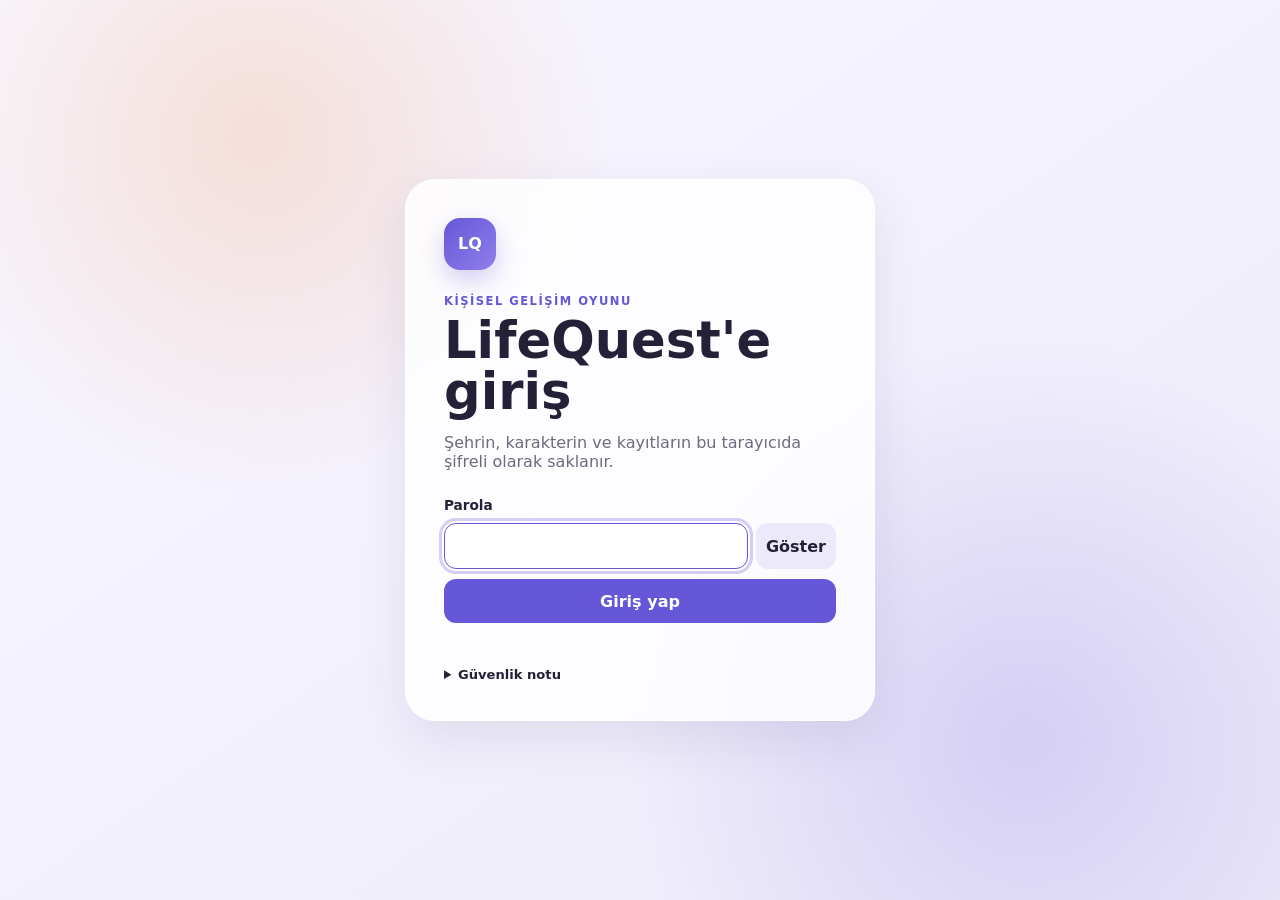
<file: index.html>
<!doctype html>
<html lang="tr">
<head>
  <meta charset="utf-8">
  <meta name="viewport" content="width=device-width, initial-scale=1">
  <meta name="theme-color" content="#6657d9">
  <meta name="description" content="Karakterini, becerilerini ve kişisel şehrini gerçek hayattaki çalışmalarınla geliştir.">
  <title>LifeQuest — Gerçek Hayat RPG'si</title>
  <link rel="manifest" href="manifest.webmanifest">
  <link rel="icon" href="icon.svg" type="image/svg+xml">
  <link rel="stylesheet" href="styles.css">
  <script src="auth-config.js" defer></script>
  <script src="world-engine.js" defer></script>
  <script src="app.js" defer></script>
</head>
<body>
  <div id="toast" class="toast" role="status" aria-live="polite"></div>

  <main id="lockScreen" class="lock-screen">
    <section class="login-card" aria-labelledby="loginTitle">
      <div class="brand-mark" aria-hidden="true">LQ</div>
      <p class="eyebrow">KİŞİSEL GELİŞİM OYUNU</p>
      <h1 id="loginTitle">LifeQuest'e giriş</h1>
      <p class="muted">Şehrin, karakterin ve kayıtların bu tarayıcıda şifreli olarak saklanır.</p>
      <form id="loginForm" class="login-form">
        <label for="password">Parola</label>
        <div class="password-row">
          <input id="password" name="password" type="password" autocomplete="current-password" minlength="8" required autofocus>
          <button id="togglePassword" type="button" class="icon-button" aria-label="Parolayı göster">Göster</button>
        </div>
        <button id="loginButton" class="primary-button" type="submit">Giriş yap</button>
        <p id="loginError" class="form-error" role="alert"></p>
      </form>
      <details class="security-note">
        <summary>Güvenlik notu</summary>
        <p>GitHub Pages yalnızca statik dosya sunar. Bu giriş ekranı ziyaretçileri engeller ve yerel kayıtları şifreler; sunucu tarafı üyelik sistemi değildir.</p>
      </details>
    </section>
  </main>

  <div id="appShell" class="app-shell" hidden>
    <aside class="sidebar">
      <a class="logo" href="#dashboard" aria-label="LifeQuest ana sayfa">
        <span class="logo-icon">LQ</span>
        <span>LifeQuest</span>
      </a>
      <nav class="main-nav" aria-label="Ana menü">
        <button class="nav-item active" data-view="dashboard"><span>⌂</span> Ana ekran</button>
        <button class="nav-item" data-view="tasks"><span>✓</span> Görevler</button>
        <button class="nav-item" data-view="focus"><span>◷</span> Odak alanı</button>
        <button class="nav-item" data-view="skills"><span>✦</span> Beceriler</button>
        <button class="nav-item" data-view="town"><span>▦</span> Şehrim</button>
        <button class="nav-item" data-view="profile"><span>☺</span> Profil ve veri</button>
      </nav>
      <div class="sidebar-footer">
        <p>Oturum, <strong id="lockMinutes">20</strong> dakika hareketsizlikte kilitlenir.</p>
        <button id="logoutButton" class="ghost-button full-width">Kilitle ve çık</button>
      </div>
    </aside>

    <section class="main-area">
      <header class="topbar">
        <button id="menuButton" class="icon-button mobile-only" aria-label="Menüyü aç">☰</button>
        <div>
          <p class="eyebrow" id="pageEyebrow">BUGÜNÜN MERKEZİ</p>
          <h2 id="pageTitle">Ana ekran</h2>
        </div>
        <div class="topbar-profile">
          <div class="coin-pill"><span>◆</span><strong id="topCoins">0</strong></div>
          <div id="topAvatar" class="mini-avatar" aria-hidden="true">🧭</div>
          <div class="profile-copy desktop-only">
            <strong id="topName">Gezgin</strong>
            <span id="topLevel">Seviye 1</span>
          </div>
        </div>
      </header>

      <div class="content">
        <section id="view-dashboard" class="view active-view">
          <div class="hero-grid">
            <article class="hero-card">
              <div>
                <p class="eyebrow light">KARAKTERİN</p>
                <h3><span id="heroName">Gezgin</span>, sıradaki seviyeye hazırlan.</h3>
                <p id="heroMessage">Küçük bir görev tamamlayarak şehrine ilk kaynağı kazandır.</p>
                <div class="level-track" aria-label="Seviye ilerlemesi">
                  <div id="heroXpBar" class="level-fill"></div>
                </div>
                <p class="small"><strong id="heroXp">0</strong> / <span id="heroXpTarget">100</span> XP</p>
              </div>
              <div id="heroAvatar" class="hero-avatar" aria-hidden="true">🧭</div>
            </article>

            <article class="daily-card">
              <p class="eyebrow">GÜNLÜK DURUM</p>
              <div class="daily-score"><strong id="dailyScore">0</strong><span>puan</span></div>
              <p id="dailySummary" class="muted">Bugün henüz etkinlik yok.</p>
              <button class="secondary-button" data-jump="tasks">İlk görevi tamamla</button>
            </article>
          </div>

          <div class="stat-grid">
            <article class="stat-card"><span class="stat-icon">✓</span><div><strong id="statTasks">0</strong><span>Tamamlanan görev</span></div></article>
            <article class="stat-card"><span class="stat-icon">◷</span><div><strong id="statFocus">0 dk</strong><span>Toplam odak</span></div></article>
            <article class="stat-card"><span class="stat-icon">✦</span><div><strong id="statSkills">0</strong><span>Beceri seviyesi</span></div></article>
            <article class="stat-card"><span class="stat-icon">▦</span><div><strong id="statTown">3</strong><span>Şehir seviyesi</span></div></article>
          </div>

          <div class="two-column">
            <article class="panel">
              <div class="panel-heading">
                <div><p class="eyebrow">HIZLI GÖREVLER</p><h3>Bugün ne yapacaksın?</h3></div>
                <button class="text-button" data-jump="tasks">Tümünü gör</button>
              </div>
              <div id="dashboardTasks" class="compact-list"></div>
            </article>
            <article class="panel">
              <div class="panel-heading"><div><p class="eyebrow">ŞEHİR NABZI</p><h3>Gelişen yapılar</h3></div></div>
              <div id="dashboardTown" class="town-mini-grid"></div>
            </article>
          </div>
        </section>

        <section id="view-tasks" class="view">
          <div class="page-grid tasks-layout">
            <article class="panel form-panel">
              <p class="eyebrow">YENİ GÖREV</p>
              <h3>Gerçek hayattaki adımını ekle</h3>
              <form id="taskForm" class="stack-form">
                <label for="taskTitle">Görev adı</label>
                <input id="taskTitle" maxlength="80" placeholder="Örn. 30 dakika İngilizce çalış" required>
                <label for="taskCategory">Alan</label>
                <select id="taskCategory">
                  <option value="learning">Öğrenme</option>
                  <option value="focus">İş ve odak</option>
                  <option value="health">Sağlık</option>
                  <option value="social">Sosyal yaşam</option>
                </select>
                <label for="taskDifficulty">Zorluk</label>
                <select id="taskDifficulty">
                  <option value="easy">Kolay — 10 XP</option>
                  <option value="medium" selected>Orta — 20 XP</option>
                  <option value="hard">Zor — 35 XP</option>
                </select>
                <button class="primary-button" type="submit">Görevi ekle</button>
              </form>
            </article>
            <article class="panel">
              <div class="panel-heading">
                <div><p class="eyebrow">GÖREV PANOSU</p><h3>Aktif görevler</h3></div>
                <span id="taskCount" class="badge">0 görev</span>
              </div>
              <div id="taskList" class="task-list"></div>
              <div class="panel-heading history-heading">
                <div><p class="eyebrow">SON KAYITLAR</p><h3>Tamamlananlar</h3></div>
              </div>
              <div id="completedTaskList" class="compact-list"></div>
            </article>
          </div>
        </section>

        <section id="view-focus" class="view">
          <div class="focus-layout">
            <article class="timer-card">
              <p class="eyebrow light">FOCUSWORLD</p>
              <h3>Sessiz çalışma odası</h3>
              <p class="timer-room">📚 Sanal Kütüphane · <span id="roomStatus">Hazır</span></p>
              <div id="timerDisplay" class="timer-display" aria-live="polite">25:00</div>
              <div class="timer-presets" aria-label="Süre seçimi">
                <button class="timer-chip active" data-minutes="25">25 dk</button>
                <button class="timer-chip" data-minutes="50">50 dk</button>
                <button class="timer-chip" data-minutes="90">90 dk</button>
              </div>
              <div class="timer-actions">
                <button id="timerStart" class="light-button">Başlat</button>
                <button id="timerPause" class="outline-light-button" disabled>Duraklat</button>
                <button id="timerReset" class="outline-light-button">Sıfırla</button>
              </div>
            </article>
            <article class="panel focus-side">
              <p class="eyebrow">ODAK RAPORU</p>
              <h3>Çalışma birikimin</h3>
              <div class="focus-number"><strong id="focusTotal">0</strong><span>dakika</span></div>
              <div class="metric-row"><span>Oturum sayısı</span><strong id="focusSessions">0</strong></div>
              <div class="metric-row"><span>Bugünkü süre</span><strong id="focusToday">0 dk</strong></div>
              <div class="metric-row"><span>Son ödül</span><strong id="focusReward">—</strong></div>
              <div class="focus-tip">Her tamamlanan odak oturumu “Odak Ustalığı” becerisine puan ve karakterine altın kazandırır.</div>
            </article>
          </div>
        </section>

        <section id="view-skills" class="view">
          <div class="section-intro">
            <div><p class="eyebrow">SKILLHERO</p><h3>Gerçek beceriler, görünür ilerleme</h3></div>
            <p>Görevlerini tamamladıkça ilgili beceri otomatik gelişir.</p>
          </div>
          <div id="skillGrid" class="skill-grid"></div>
        </section>

        <section id="view-town" class="view">
          <div class="section-intro">
            <div><p class="eyebrow">LIFETOWN WORLDS</p><h3>Kişilik dünyalarını aç</h3></div>
            <p>Becerilerin geliştikçe yeni kişilikler ve onlara ait şehirler açılır.</p>
          </div>

          <div id="personaGrid" class="persona-grid"></div>

          <section id="worldStage" class="world-stage" aria-live="polite">
            <div class="world-sky">
              <div class="world-sun"></div>
              <div class="cloud cloud-one"></div>
              <div class="cloud cloud-two"></div>
              <div class="world-mountains"></div>
              <div class="world-ground"></div>
              <div id="worldDecor" class="world-decor"></div>
              <button class="world-building building-left" data-world-building="library" aria-label="Sol yapıya gir"></button>
              <button class="world-building building-center" data-world-building="studio" aria-label="Merkez yapıya gir"></button>
              <button class="world-building building-right" data-world-building="garden" aria-label="Sağ yapıya gir"></button>
              <div id="worldCharacter" class="world-character">🧭</div>
              <div id="worldPath" class="world-path"></div>
            </div>
            <div class="world-hud">
              <div>
                <p class="eyebrow light">AKTİF DÜNYA</p>
                <h3 id="worldTitle">Bilge Şehri</h3>
                <p id="worldDescription">Bilginin taş sokaklarda ışığa dönüştüğü şehir.</p>
              </div>
              <div class="world-hud-actions">
                <span id="worldBonus" class="world-bonus">Öğrenme görevlerinde +%10 XP</span>
                <button id="enterWorldButton" class="light-button">Dünyaya gir</button>
              </div>
            </div>
          </section>

          <div class="section-intro town-buildings-title">
            <div><p class="eyebrow">ŞEHİR YAPILARI</p><h3>Yapıları geliştir</h3></div>
            <p>Şehir sahnesindeki yapılara da tıklayabilirsin.</p>
          </div>
          <div id="townGrid" class="town-grid"></div>
        </section>

        <section id="view-profile" class="view">
          <div class="page-grid profile-layout">
            <article class="panel">
              <p class="eyebrow">KARAKTER</p>
              <h3>Görünümünü düzenle</h3>
              <form id="profileForm" class="stack-form">
                <label for="profileName">Karakter adı</label>
                <input id="profileName" maxlength="24" required>
                <fieldset>
                  <legend>Avatar</legend>
                  <div id="avatarOptions" class="avatar-options"></div>
                </fieldset>
                <button class="primary-button" type="submit">Profili kaydet</button>
              </form>
            </article>
            <article class="panel">
              <p class="eyebrow">ŞİFRELİ VERİ</p>
              <h3>Yedekleme ve sıfırlama</h3>
              <p class="muted">Yedek dosyası şifreli uygulama kaydını içerir. Aynı parola yapılandırmasıyla geri yüklenebilir.</p>
              <div class="data-actions">
                <button id="exportButton" class="secondary-button">Şifreli yedeği indir</button>
                <label class="secondary-button file-button">Yedeği içe aktar<input id="importInput" type="file" accept="application/json" hidden></label>
                <button id="resetButton" class="danger-button">Tüm verileri sil</button>
              </div>
              <div class="security-box">
                <strong>Bu sürümde veri nerede?</strong>
                <p>Bu cihazın tarayıcısında. Sunucuya gönderilmez ve farklı cihazlar arasında eşitlenmez.</p>
              </div>
            </article>
          </div>
        </section>
      </div>
    </section>
  </div>

  <div id="worldModal" class="world-modal" hidden>
    <div class="world-modal-card" role="dialog" aria-modal="true" aria-labelledby="worldModalTitle">
      <button id="closeWorldModal" class="world-modal-close" aria-label="Kapat">×</button>
      <div id="worldModalArt" class="world-modal-art"></div>
      <div class="world-modal-content">
        <p id="worldModalEyebrow" class="eyebrow">DÜNYA YAPISI</p>
        <h3 id="worldModalTitle">Bilgelik Kütüphanesi</h3>
        <p id="worldModalText" class="muted"></p>
        <button id="worldModalAction" class="primary-button">Bu yapıyı kullan</button>
      </div>
    </div>
  </div>

  <div id="experienceModal" class="experience-modal" hidden>
    <div class="experience-card" role="dialog" aria-modal="true" aria-labelledby="experienceTitle">
      <button id="closeExperienceModal" class="world-modal-close" aria-label="Dünyayı kapat">×</button>
      <div class="experience-header">
        <div>
          <p id="experienceEyebrow" class="eyebrow">MİNİ DÜNYA</p>
          <h3 id="experienceTitle">Yıldız Akademisi</h3>
          <p id="experienceSubtitle" class="muted"></p>
        </div>
        <div class="experience-header-actions">
          <button id="ambientToggle" class="secondary-button">Ses: Açık</button>
          <button id="experienceActionButton" class="primary-button">Bu alanı kullan</button>
        </div>
      </div>
      <div class="experience-body">
        <div id="experienceScene" class="experience-scene"></div>
        <aside class="experience-sidebar">
          <p class="eyebrow">ETKİLEŞİM</p>
          <h4>İpuçlarını topla</h4>
          <p id="experienceInstructions" class="muted">Yön tuşlarıyla veya sahneye dokunarak uç.</p>
          <div class="flow-stats">
            <span>Mesafe <strong id="flowDistance">0</strong></span>
            <span>Toplanan <strong id="flowCollected">0</strong></span>
          </div>
          <button id="flowPauseButton" class="secondary-button full-width" type="button">Akışı duraklat</button>
          <div class="flow-controls" aria-label="Hareket kontrolleri">
            <button type="button" data-flow-dir="up" aria-label="Yukarı">▲</button>
            <button type="button" data-flow-dir="left" aria-label="Sola">◀</button>
            <button type="button" data-flow-dir="down" aria-label="Aşağı">▼</button>
            <button type="button" data-flow-dir="right" aria-label="Sağa">▶</button>
          </div>
          <div id="experienceNote" class="experience-note">Uçarken parlayan nesneleri topla. Her biri sana bilgi veya motivasyon notu verir.</div>
        </aside>
      </div>
    </div>
  </div>


  <noscript>Bu uygulama JavaScript gerektirir.</noscript>
</body>
</html>
</file>
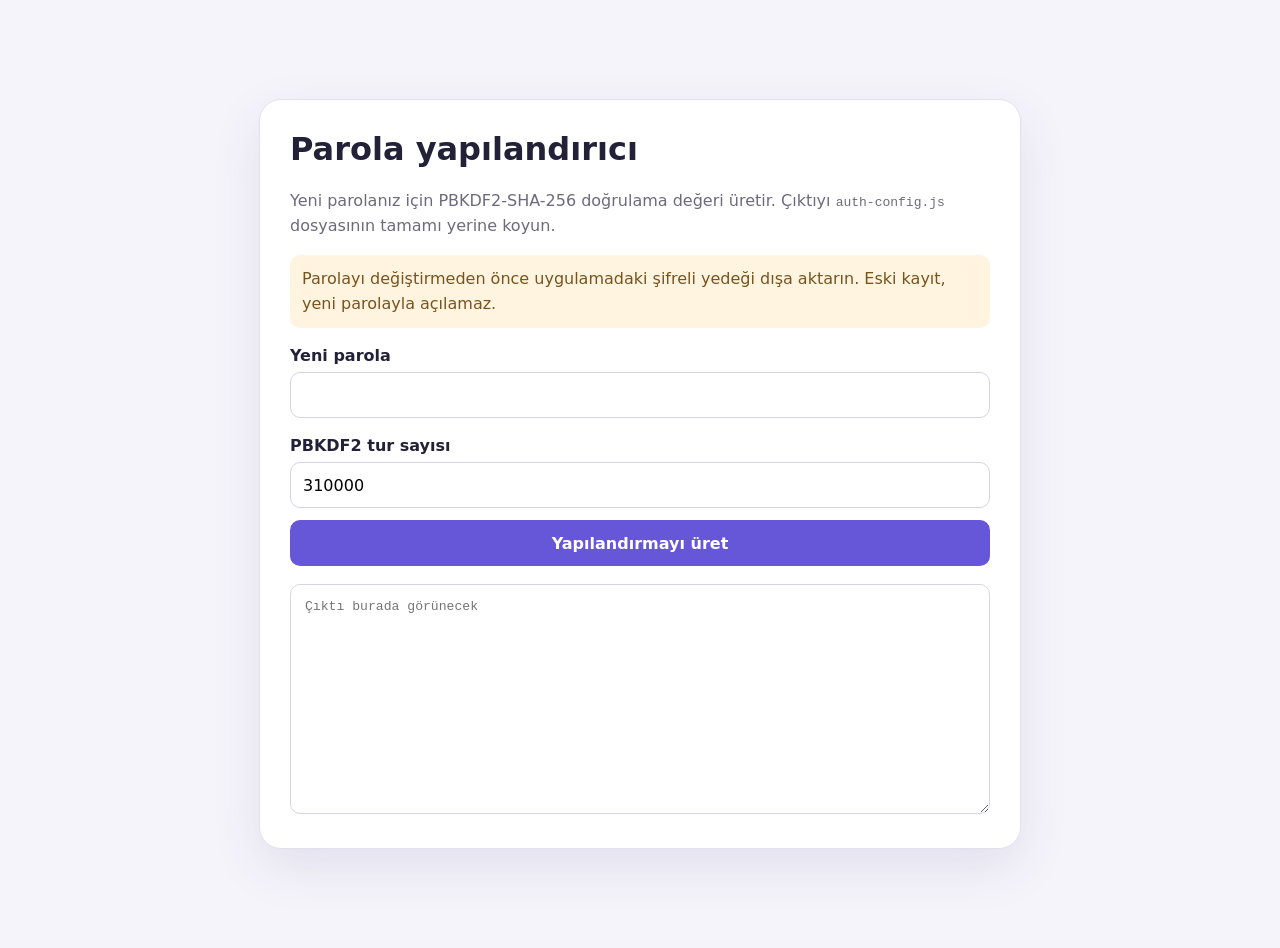
<file: password-generator.html>
<!doctype html>
<html lang="tr">
<head>
  <meta charset="utf-8">
  <meta name="viewport" content="width=device-width,initial-scale=1">
  <title>LifeQuest Parola Yapılandırıcı</title>
  <style>
    body{margin:0;min-height:100vh;display:grid;place-items:center;padding:24px;background:#f5f4fb;color:#222138;font-family:system-ui,sans-serif}main{width:min(700px,100%);padding:30px;border:1px solid #e4e1ee;border-radius:22px;background:#fff;box-shadow:0 18px 50px rgba(57,45,106,.1)}h1{margin-top:0}label{display:block;margin:18px 0 7px;font-weight:700}input,button,textarea{width:100%;box-sizing:border-box;font:inherit;border-radius:10px}input{height:46px;padding:0 12px;border:1px solid #d8d4e5}button{height:46px;margin-top:12px;border:0;color:#fff;background:#6657d9;font-weight:800;cursor:pointer}textarea{min-height:230px;margin-top:18px;padding:14px;border:1px solid #d8d4e5;font-family:ui-monospace,monospace;font-size:.82rem}p{color:#6d6a7e;line-height:1.55}.warning{padding:12px;border-radius:10px;background:#fff4df;color:#79531d}
  </style>
</head>
<body>
<main>
  <h1>Parola yapılandırıcı</h1>
  <p>Yeni parolanız için PBKDF2-SHA-256 doğrulama değeri üretir. Çıktıyı <code>auth-config.js</code> dosyasının tamamı yerine koyun.</p>
  <p class="warning">Parolayı değiştirmeden önce uygulamadaki şifreli yedeği dışa aktarın. Eski kayıt, yeni parolayla açılamaz.</p>
  <label for="newPassword">Yeni parola</label>
  <input id="newPassword" type="password" minlength="12" autocomplete="new-password">
  <label for="iterations">PBKDF2 tur sayısı</label>
  <input id="iterations" type="number" value="310000" min="200000" step="10000">
  <button id="generate">Yapılandırmayı üret</button>
  <textarea id="output" readonly placeholder="Çıktı burada görünecek"></textarea>
</main>
<script>
const enc=new TextEncoder();
const b64=bytes=>{let s='';for(const b of bytes)s+=String.fromCharCode(b);return btoa(s)};
document.querySelector('#generate').addEventListener('click',async()=>{
 const password=document.querySelector('#newPassword').value;
 const iterations=Number(document.querySelector('#iterations').value);
 if(password.length<12){alert('En az 12 karakter kullanın.');return;}
 const salt=crypto.getRandomValues(new Uint8Array(16));
 const material=await crypto.subtle.importKey('raw',enc.encode(password),'PBKDF2',false,['deriveBits']);
 const bits=new Uint8Array(await crypto.subtle.deriveBits({name:'PBKDF2',hash:'SHA-256',salt,iterations},material,512));
 const verifier=bits.slice(0,32);
 document.querySelector('#output').value=`// Parola değişikliği için tools/password-generator.html dosyasını kullanın.\nwindow.LIFEQUEST_AUTH = Object.freeze({\n  version: 1,\n  salt: "${b64(salt)}",\n  iterations: ${iterations},\n  verifier: "${b64(verifier)}",\n  inactivityMinutes: 20\n});\n`;
 document.querySelector('#newPassword').value='';
});
</script>
</body>
</html>
</file>
<file: styles.css>
:root {
  --bg: #f5f4fb;
  --surface: #ffffff;
  --surface-2: #ece9fb;
  --text: #222138;
  --muted: #6d6a7e;
  --line: #e4e1ee;
  --primary: #6657d9;
  --primary-dark: #4e42b6;
  --accent: #ef8f57;
  --success: #2a9d78;
  --danger: #bd3f52;
  --shadow: 0 18px 50px rgba(57, 45, 106, .10);
  --radius: 22px;
}
* { box-sizing: border-box; }
html { scroll-behavior: smooth; }
body {
  margin: 0;
  min-height: 100vh;
  font-family: Inter, ui-sans-serif, system-ui, -apple-system, BlinkMacSystemFont, "Segoe UI", sans-serif;
  color: var(--text);
  background: var(--bg);
}
button, input, select { font: inherit; }
button { cursor: pointer; }
button:focus-visible, input:focus-visible, select:focus-visible, summary:focus-visible {
  outline: 3px solid rgba(102, 87, 217, .28);
  outline-offset: 2px;
}
[hidden] { display: none !important; }
.muted { color: var(--muted); }
.small { font-size: .82rem; }
.eyebrow { margin: 0 0 7px; font-size: .72rem; font-weight: 800; letter-spacing: .13em; color: var(--primary); }
.eyebrow.light { color: rgba(255,255,255,.72); }

.lock-screen {
  min-height: 100vh;
  display: grid;
  place-items: center;
  padding: 24px;
  background:
    radial-gradient(circle at 20% 15%, rgba(239,143,87,.22), transparent 28%),
    radial-gradient(circle at 80% 82%, rgba(102,87,217,.20), transparent 32%),
    linear-gradient(145deg, #f8f7ff, #eeeafa);
}
.login-card {
  width: min(100%, 470px);
  padding: 38px;
  border: 1px solid rgba(255,255,255,.8);
  border-radius: 30px;
  background: rgba(255,255,255,.82);
  backdrop-filter: blur(16px);
  box-shadow: var(--shadow);
}
.login-card h1 { margin: 0 0 10px; font-size: clamp(2rem, 7vw, 3.2rem); line-height: 1; }
.brand-mark, .logo-icon {
  display: grid;
  place-items: center;
  width: 52px;
  height: 52px;
  margin-bottom: 24px;
  border-radius: 16px;
  color: #fff;
  font-weight: 900;
  background: linear-gradient(135deg, var(--primary), #907ee9);
  box-shadow: 0 10px 24px rgba(102,87,217,.28);
}
.login-form { display: grid; gap: 10px; margin-top: 26px; }
.login-form label, .stack-form label, legend { font-size: .85rem; font-weight: 750; }
.password-row { display: grid; grid-template-columns: 1fr auto; gap: 8px; }
input, select {
  width: 100%;
  min-height: 46px;
  padding: 0 14px;
  border: 1px solid var(--line);
  border-radius: 12px;
  color: var(--text);
  background: #fff;
}
input:focus, select:focus { border-color: var(--primary); }
.form-error { min-height: 1.2em; margin: 0; color: var(--danger); font-size: .84rem; }
.security-note { margin-top: 18px; color: var(--muted); font-size: .82rem; }
.security-note summary { color: var(--text); cursor: pointer; font-weight: 700; }

.primary-button, .secondary-button, .ghost-button, .danger-button, .light-button, .outline-light-button, .icon-button, .text-button {
  border: 0;
  border-radius: 12px;
  font-weight: 750;
  transition: transform .15s ease, background .15s ease, opacity .15s ease;
}
.primary-button, .secondary-button, .danger-button, .light-button, .outline-light-button { min-height: 44px; padding: 0 17px; }
.primary-button { color: #fff; background: var(--primary); }
.primary-button:hover { background: var(--primary-dark); transform: translateY(-1px); }
.secondary-button { color: var(--primary-dark); background: var(--surface-2); }
.secondary-button:hover { background: #dfdaf7; }
.danger-button { color: #fff; background: var(--danger); }
.ghost-button { padding: 10px 12px; color: var(--muted); background: transparent; border: 1px solid var(--line); }
.icon-button { min-width: 46px; padding: 0 10px; color: var(--text); background: var(--surface-2); }
.text-button { padding: 8px; color: var(--primary); background: transparent; }
.full-width { width: 100%; }
button:disabled { cursor: not-allowed; opacity: .5; }

.app-shell { min-height: 100vh; display: grid; grid-template-columns: 250px 1fr; }
.sidebar {
  position: fixed;
  inset: 0 auto 0 0;
  z-index: 30;
  width: 250px;
  display: flex;
  flex-direction: column;
  padding: 24px 18px;
  color: #fff;
  background: #211f38;
}
.logo { display: flex; align-items: center; gap: 12px; color: #fff; text-decoration: none; font-size: 1.15rem; font-weight: 850; }
.logo .logo-icon { width: 42px; height: 42px; margin: 0; border-radius: 13px; font-size: .8rem; }
.main-nav { display: grid; gap: 7px; margin-top: 34px; }
.nav-item {
  display: flex;
  align-items: center;
  gap: 12px;
  width: 100%;
  padding: 12px 14px;
  border: 0;
  border-radius: 13px;
  color: rgba(255,255,255,.68);
  text-align: left;
  background: transparent;
}
.nav-item span { width: 20px; text-align: center; font-size: 1.08rem; }
.nav-item:hover, .nav-item.active { color: #fff; background: rgba(255,255,255,.10); }
.sidebar-footer { margin-top: auto; color: rgba(255,255,255,.55); font-size: .74rem; line-height: 1.5; }
.sidebar-footer .ghost-button { color: #fff; border-color: rgba(255,255,255,.18); }
.main-area { grid-column: 2; min-width: 0; }
.topbar {
  position: sticky;
  top: 0;
  z-index: 20;
  min-height: 88px;
  display: flex;
  align-items: center;
  justify-content: space-between;
  gap: 20px;
  padding: 16px clamp(20px, 4vw, 48px);
  border-bottom: 1px solid rgba(228,225,238,.8);
  background: rgba(245,244,251,.88);
  backdrop-filter: blur(16px);
}
.topbar h2 { margin: 0; font-size: 1.55rem; }
.topbar-profile { display: flex; align-items: center; gap: 10px; }
.coin-pill { display: flex; align-items: center; gap: 6px; padding: 9px 12px; border-radius: 999px; background: #fff3dd; color: #9b661c; }
.mini-avatar { display: grid; place-items: center; width: 46px; height: 46px; border-radius: 15px; font-size: 1.55rem; background: var(--surface-2); }
.profile-copy { display: grid; }
.profile-copy span { color: var(--muted); font-size: .76rem; }
.content { width: min(1400px, 100%); margin: 0 auto; padding: 34px clamp(20px, 4vw, 48px) 60px; }
.view { display: none; }
.view.active-view { display: block; animation: rise .25s ease; }
@keyframes rise { from { opacity: 0; transform: translateY(6px); } }

.hero-grid { display: grid; grid-template-columns: minmax(0, 1.7fr) minmax(240px, .8fr); gap: 20px; }
.hero-card {
  min-height: 270px;
  display: grid;
  grid-template-columns: 1fr auto;
  align-items: center;
  gap: 20px;
  padding: clamp(24px, 5vw, 48px);
  overflow: hidden;
  color: #fff;
  border-radius: 28px;
  background:
    radial-gradient(circle at 85% 20%, rgba(255,255,255,.20), transparent 22%),
    linear-gradient(135deg, #5c4bc7, #8170e6);
  box-shadow: 0 24px 55px rgba(83,68,182,.25);
}
.hero-card h3 { max-width: 560px; margin: 0 0 10px; font-size: clamp(1.7rem, 4vw, 3rem); line-height: 1.08; }
.hero-card p { max-width: 600px; color: rgba(255,255,255,.78); }
.hero-avatar { display: grid; place-items: center; width: clamp(120px, 16vw, 190px); aspect-ratio: 1; border: 1px solid rgba(255,255,255,.22); border-radius: 42%; font-size: clamp(4rem, 10vw, 7rem); background: rgba(255,255,255,.13); transform: rotate(3deg); }
.level-track { width: min(500px, 100%); height: 10px; margin-top: 22px; overflow: hidden; border-radius: 999px; background: rgba(255,255,255,.20); }
.level-fill { width: 0; height: 100%; border-radius: inherit; background: #fff; transition: width .35s ease; }
.daily-card, .panel, .stat-card { border: 1px solid var(--line); background: var(--surface); box-shadow: 0 12px 35px rgba(52,43,93,.05); }
.daily-card { padding: 28px; border-radius: 28px; }
.daily-score { display: flex; align-items: baseline; gap: 7px; margin: 24px 0 8px; }
.daily-score strong { font-size: 3.5rem; line-height: 1; }
.daily-score span { color: var(--muted); }
.stat-grid { display: grid; grid-template-columns: repeat(4, 1fr); gap: 14px; margin: 20px 0; }
.stat-card { display: flex; align-items: center; gap: 14px; padding: 20px; border-radius: 18px; }
.stat-card strong, .stat-card span { display: block; }
.stat-card strong { font-size: 1.3rem; }
.stat-card div span { margin-top: 3px; color: var(--muted); font-size: .78rem; }
.stat-icon { display: grid !important; place-items: center; width: 42px; height: 42px; border-radius: 13px; color: var(--primary); background: var(--surface-2); }
.two-column { display: grid; grid-template-columns: 1.15fr .85fr; gap: 20px; }
.panel { padding: 25px; border-radius: var(--radius); }
.panel h3, .section-intro h3, .timer-card h3 { margin: 0; font-size: 1.35rem; }
.panel-heading, .section-intro { display: flex; align-items: center; justify-content: space-between; gap: 20px; }
.compact-list { display: grid; gap: 10px; margin-top: 20px; }
.compact-item { display: flex; align-items: center; justify-content: space-between; gap: 14px; padding: 13px 14px; border: 1px solid var(--line); border-radius: 14px; }
.compact-item-copy { min-width: 0; }
.compact-item strong { display: block; overflow: hidden; text-overflow: ellipsis; white-space: nowrap; }
.compact-item span { color: var(--muted); font-size: .76rem; }
.empty-state { padding: 24px; border: 1px dashed var(--line); border-radius: 14px; color: var(--muted); text-align: center; }
.town-mini-grid { display: grid; grid-template-columns: repeat(3, 1fr); gap: 10px; margin-top: 20px; }
.town-mini { padding: 16px 10px; border-radius: 15px; text-align: center; background: var(--bg); }
.town-mini span { display: block; font-size: 1.6rem; }
.town-mini strong { display: block; margin-top: 5px; font-size: .78rem; }
.town-mini small { color: var(--muted); }

.page-grid { display: grid; grid-template-columns: minmax(250px, .68fr) minmax(0, 1.6fr); gap: 20px; align-items: start; }
.form-panel { position: sticky; top: 116px; }
.stack-form { display: grid; gap: 10px; margin-top: 22px; }
.stack-form select { margin-bottom: 5px; }
fieldset { margin: 10px 0; padding: 0; border: 0; }
.task-list { display: grid; gap: 12px; margin-top: 20px; }
.task-card { display: grid; grid-template-columns: auto 1fr auto; align-items: center; gap: 14px; padding: 16px; border: 1px solid var(--line); border-radius: 16px; }
.task-category { display: grid; place-items: center; width: 46px; height: 46px; border-radius: 14px; font-size: 1.35rem; background: var(--surface-2); }
.task-copy { min-width: 0; }
.task-copy strong { display: block; overflow-wrap: anywhere; }
.task-meta { display: flex; gap: 8px; margin-top: 5px; color: var(--muted); font-size: .75rem; }
.task-actions { display: flex; gap: 7px; }
.small-button { min-height: 36px; padding: 0 11px; border: 0; border-radius: 10px; color: #fff; font-weight: 750; background: var(--success); }
.delete-button { color: var(--danger); background: #fdecef; }
.badge { padding: 7px 10px; border-radius: 999px; color: var(--primary); background: var(--surface-2); font-size: .75rem; font-weight: 800; }
.history-heading { margin-top: 32px; }

.focus-layout { display: grid; grid-template-columns: minmax(0, 1.45fr) minmax(280px, .7fr); gap: 20px; }
.timer-card { min-height: 520px; display: flex; flex-direction: column; align-items: center; justify-content: center; padding: 35px; color: #fff; border-radius: 30px; text-align: center; background: linear-gradient(145deg, #24213d, #4f458d); box-shadow: 0 25px 60px rgba(32,27,64,.26); }
.timer-room { color: rgba(255,255,255,.65); }
.timer-display { margin: 32px 0; font-size: clamp(4rem, 13vw, 8.5rem); font-weight: 800; line-height: .9; letter-spacing: -.07em; font-variant-numeric: tabular-nums; }
.timer-presets, .timer-actions { display: flex; flex-wrap: wrap; justify-content: center; gap: 9px; }
.timer-chip { padding: 9px 13px; border: 1px solid rgba(255,255,255,.22); border-radius: 999px; color: rgba(255,255,255,.7); background: transparent; }
.timer-chip.active { color: #29243e; background: #fff; }
.timer-actions { margin-top: 24px; }
.light-button { color: #332b62; background: #fff; }
.outline-light-button { color: #fff; border: 1px solid rgba(255,255,255,.25); background: transparent; }
.focus-side { min-height: 520px; }
.focus-number { display: flex; align-items: baseline; gap: 8px; margin: 32px 0; }
.focus-number strong { font-size: 4rem; line-height: 1; }
.focus-number span { color: var(--muted); }
.metric-row { display: flex; justify-content: space-between; gap: 15px; padding: 14px 0; border-bottom: 1px solid var(--line); }
.metric-row span { color: var(--muted); }
.focus-tip, .security-box { margin-top: 24px; padding: 16px; border-radius: 15px; color: var(--primary-dark); background: var(--surface-2); font-size: .82rem; line-height: 1.55; }
.security-box p { margin-bottom: 0; }

.section-intro { margin-bottom: 22px; }
.section-intro > p { max-width: 520px; color: var(--muted); text-align: right; }
.skill-grid { display: grid; grid-template-columns: repeat(2, 1fr); gap: 18px; }
.skill-card { padding: 24px; border: 1px solid var(--line); border-radius: 20px; background: #fff; }
.skill-head { display: flex; align-items: center; gap: 14px; }
.skill-icon { display: grid; place-items: center; width: 52px; height: 52px; border-radius: 16px; font-size: 1.5rem; background: var(--surface-2); }
.skill-head div { min-width: 0; flex: 1; }
.skill-head h4 { margin: 0 0 3px; }
.skill-head span { color: var(--muted); font-size: .78rem; }
.skill-level { color: var(--primary) !important; font-weight: 850; }
.progress-track { height: 9px; margin-top: 20px; overflow: hidden; border-radius: 999px; background: var(--bg); }
.progress-fill { height: 100%; border-radius: inherit; background: linear-gradient(90deg, var(--primary), #9583ee); }
.progress-copy { display: flex; justify-content: space-between; margin-top: 7px; color: var(--muted); font-size: .73rem; }

.town-grid { display: grid; grid-template-columns: repeat(3, 1fr); gap: 18px; }
.town-card { position: relative; overflow: hidden; min-height: 320px; display: flex; flex-direction: column; padding: 25px; border: 1px solid var(--line); border-radius: 23px; background: #fff; }
.town-card::after { content: ""; position: absolute; right: -50px; bottom: -70px; width: 180px; height: 180px; border-radius: 50%; background: var(--surface-2); }
.building-icon { position: relative; z-index: 1; display: grid; place-items: center; width: 82px; height: 82px; margin-bottom: 22px; border-radius: 24px; font-size: 2.8rem; background: var(--bg); }
.town-card h4 { position: relative; z-index: 1; margin: 0; font-size: 1.25rem; }
.town-card p { position: relative; z-index: 1; color: var(--muted); font-size: .85rem; line-height: 1.5; }
.town-card .secondary-button { position: relative; z-index: 1; margin-top: auto; }
.town-level { position: absolute; top: 23px; right: 23px; z-index: 2; padding: 7px 10px; border-radius: 999px; color: var(--primary); background: var(--surface-2); font-size: .75rem; font-weight: 850; }
.profile-layout { grid-template-columns: 1fr 1fr; }
.avatar-options { display: grid; grid-template-columns: repeat(5, 1fr); gap: 9px; margin-top: 8px; }
.avatar-choice { display: grid; place-items: center; aspect-ratio: 1; border: 2px solid transparent; border-radius: 15px; font-size: 1.75rem; background: var(--bg); }
.avatar-choice.selected { border-color: var(--primary); background: var(--surface-2); }
.data-actions { display: grid; gap: 10px; margin-top: 24px; }
.file-button { display: flex; align-items: center; justify-content: center; cursor: pointer; }

.toast { position: fixed; right: 22px; bottom: 22px; z-index: 100; max-width: min(390px, calc(100vw - 44px)); padding: 13px 16px; border-radius: 13px; color: #fff; background: #26223f; box-shadow: var(--shadow); opacity: 0; transform: translateY(12px); pointer-events: none; transition: .2s ease; }
.toast.show { opacity: 1; transform: translateY(0); }
.mobile-only { display: none; }

@media (max-width: 1050px) {
  .stat-grid { grid-template-columns: repeat(2, 1fr); }
  .town-grid { grid-template-columns: repeat(2, 1fr); }
  .hero-grid, .two-column, .focus-layout { grid-template-columns: 1fr; }
  .focus-side { min-height: auto; }
}
@media (max-width: 760px) {
  .app-shell { display: block; }
  .sidebar { width: min(84vw, 290px); transform: translateX(-102%); transition: transform .2s ease; box-shadow: 20px 0 45px rgba(0,0,0,.24); }
  .sidebar.open { transform: translateX(0); }
  .main-area { width: 100%; }
  .mobile-only { display: inline-grid; place-items: center; }
  .desktop-only { display: none; }
  .topbar { min-height: 76px; padding: 12px 16px; }
  .topbar h2 { font-size: 1.22rem; }
  .content { padding: 22px 16px 50px; }
  .hero-card { grid-template-columns: 1fr; text-align: left; }
  .hero-avatar { width: 120px; order: -1; }
  .page-grid, .profile-layout { grid-template-columns: 1fr; }
  .form-panel { position: static; }
  .skill-grid, .town-grid { grid-template-columns: 1fr; }
  .section-intro { align-items: flex-start; flex-direction: column; }
  .section-intro > p { text-align: left; }
}
@media (max-width: 480px) {
  .login-card { padding: 27px 22px; }
  .stat-grid { grid-template-columns: 1fr; }
  .town-mini-grid { grid-template-columns: 1fr; }
  .task-card { grid-template-columns: auto 1fr; }
  .task-actions { grid-column: 1 / -1; }
  .task-actions .small-button { flex: 1; }
  .avatar-options { grid-template-columns: repeat(4, 1fr); }
  .timer-card { min-height: 470px; padding: 24px 14px; }
}
@media (prefers-reduced-motion: reduce) {
  *, *::before, *::after { scroll-behavior: auto !important; animation: none !important; transition: none !important; }
}

/* LifeTown Worlds v2 */
.persona-grid { display:grid; grid-template-columns:repeat(5,minmax(150px,1fr)); gap:12px; margin-bottom:20px; }
.persona-card { position:relative; display:grid; grid-template-columns:auto 1fr; gap:11px; align-items:center; min-height:84px; padding:15px; border:1px solid var(--line); border-radius:18px; text-align:left; background:#fff; transition:.2s ease; }
.persona-card:hover:not(:disabled), .persona-card.active { transform:translateY(-2px); border-color:var(--primary); box-shadow:0 15px 30px rgba(74,58,160,.10); }
.persona-card.active { background:var(--surface-2); }
.persona-card.locked { filter:grayscale(.75); opacity:.62; cursor:not-allowed; }
.persona-icon { display:grid; place-items:center; width:48px; height:48px; border-radius:15px; font-size:1.6rem; background:var(--bg); }
.persona-copy strong,.persona-copy small { display:block; }
.persona-copy small { margin-top:3px; color:var(--muted); font-size:.72rem; }
.persona-status { grid-column:1/-1; color:var(--primary); font-size:.69rem; font-weight:800; }

.world-stage { --sky1:#7367d8; --sky2:#d9d4ff; --ground:#5f8d62; --ground2:#345b42; --building:#f6d28b; --roof:#694783; position:relative; overflow:hidden; min-height:560px; margin:20px 0 30px; border-radius:30px; color:#fff; background:#30284e; box-shadow:0 26px 60px rgba(38,31,78,.22); transition:.35s ease; }
.world-stage.immersive { min-height:calc(100vh - 155px); }
.world-sky { position:absolute; inset:0 0 145px; overflow:hidden; background:linear-gradient(var(--sky1),var(--sky2)); }
.world-sun { position:absolute; top:42px; right:9%; width:92px; height:92px; border-radius:50%; background:rgba(255,245,194,.95); box-shadow:0 0 55px rgba(255,245,194,.75); }
.cloud { position:absolute; width:150px; height:40px; border-radius:40px; background:rgba(255,255,255,.58); filter:blur(.2px); animation:cloudFloat 18s linear infinite; }
.cloud::before,.cloud::after { content:""; position:absolute; border-radius:50%; background:inherit; }
.cloud::before { width:70px; height:70px; left:25px; top:-32px; }.cloud::after{width:58px;height:58px;right:22px;top:-23px}
.cloud-one{top:105px;left:-160px}.cloud-two{top:180px;left:48%;transform:scale(.7);animation-duration:26s;animation-delay:-7s}
.world-mountains { position:absolute; inset:auto 0 28%; height:45%; background:linear-gradient(135deg,transparent 28%,rgba(65,61,112,.38) 29% 54%,transparent 55%) 0 0/38% 100%,linear-gradient(225deg,transparent 30%,rgba(49,48,91,.48) 31% 60%,transparent 61%) 28% 0/45% 100%; }
.world-ground { position:absolute; left:-5%; right:-5%; bottom:-20%; height:54%; border-radius:50% 50% 0 0; background:linear-gradient(var(--ground),var(--ground2)); }
.world-path { position:absolute; left:var(--beam-x,50%); bottom:-5%; width:22%; height:60%; transform:translateX(-50%); clip-path:polygon(48% 0,52% 0,100% 100%,0 100%); background:linear-gradient(rgba(255,244,194,.82),rgba(185,145,85,.86)); opacity:.9; filter:drop-shadow(0 0 24px rgba(255,244,194,.22)); transition:left .35s ease, transform .35s ease; }
.world-building { position:absolute; bottom:18%; width:145px; height:185px; border:0; border-radius:14px 14px 8px 8px; background:linear-gradient(90deg,rgba(0,0,0,.08),transparent 24%),var(--building); box-shadow:0 18px 35px rgba(0,0,0,.28); cursor:pointer; transition:.2s ease; }
.world-building:hover { transform:translateY(-9px) scale(1.025); filter:brightness(1.07); }
.world-building.targeted { outline:3px solid rgba(255,245,194,.85); box-shadow:0 0 0 6px rgba(255,245,194,.18),0 18px 35px rgba(0,0,0,.28); }
.world-building::before { content:""; position:absolute; left:-15px; right:-15px; top:-54px; height:70px; clip-path:polygon(50% 0,100% 75%,93% 100%,7% 100%,0 75%); background:var(--roof); }
.world-building::after { content:""; position:absolute; left:50%; bottom:0; width:42px; height:70px; transform:translateX(-50%); border-radius:22px 22px 0 0; background:#3e3458; box-shadow:-47px -45px 0 -31px #fff7c9,47px -45px 0 -31px #fff7c9; }
.world-building-label { position:absolute; left:50%; bottom:calc(100% + 16px); transform:translateX(-50%); min-width:120px; padding:7px 10px; border-radius:999px; color:#fff; background:rgba(20,18,39,.78); font-size:.74rem; font-weight:700; box-shadow:0 8px 22px rgba(0,0,0,.22); pointer-events:none; }
.building-left{left:10%;transform:scale(.86)} .building-center{left:50%;bottom:20%;width:170px;height:220px;transform:translateX(-50%)} .building-right{right:10%;transform:scale(.88)}
.building-left:hover{transform:translateY(-9px) scale(.89)} .building-center:hover{transform:translate(-50%,-9px) scale(1.025)} .building-right:hover{transform:translateY(-9px) scale(.91)}
.world-character { position:absolute; left:50%; bottom:9%; z-index:5; width:68px; height:68px; display:grid; place-items:center; transform:translateX(-50%); border-radius:50%; font-size:2.6rem; background:rgba(255,255,255,.92); box-shadow:0 12px 25px rgba(0,0,0,.22); animation:bob 2.7s ease-in-out infinite; }
.world-decor span { position:absolute; z-index:3; font-size:2.25rem; filter:drop-shadow(0 8px 5px rgba(0,0,0,.2)); }
.world-decor span:nth-child(1){left:4%;bottom:15%}.world-decor span:nth-child(2){right:4%;bottom:26%}.world-decor span:nth-child(3){left:27%;bottom:10%}
.world-hud { position:absolute; left:0; right:0; bottom:0; z-index:10; min-height:145px; display:flex; align-items:center; justify-content:space-between; gap:25px; padding:25px 30px; background:linear-gradient(90deg,rgba(20,16,43,.96),rgba(42,34,83,.92)); backdrop-filter:blur(12px); }
.world-hud h3 { margin:0 0 6px; font-size:1.55rem; }.world-hud p{margin:0;color:rgba(255,255,255,.72)}
.world-hud-actions { display:flex; align-items:center; gap:12px; }.world-bonus{padding:9px 12px;border-radius:999px;background:rgba(255,255,255,.12);font-size:.75rem;font-weight:800}
.theme-explorer{--sky1:#3d8cad;--sky2:#b9ecdf;--ground:#588d68;--ground2:#1f604f;--building:#efbf72;--roof:#3f6a70}
.theme-architect{--sky1:#a4695b;--sky2:#f4c9a2;--ground:#777a67;--ground2:#46493f;--building:#d7c3a3;--roof:#69473b}
.theme-focusmaster{--sky1:#171b46;--sky2:#766ca9;--ground:#334c56;--ground2:#172e3a;--building:#b8c2da;--roof:#3d3768}
.theme-envoy{--sky1:#db708c;--sky2:#ffd2ac;--ground:#65945e;--ground2:#365b3f;--building:#ffd39b;--roof:#a34f69}
.town-buildings-title{margin-top:8px}

.world-modal { position:fixed; inset:0; z-index:1000; display:grid; place-items:center; padding:20px; background:rgba(17,13,34,.72); backdrop-filter:blur(8px); }
.world-modal[hidden]{display:none}.world-modal-card{position:relative;overflow:hidden;width:min(680px,100%);border-radius:26px;background:#fff;box-shadow:0 30px 90px rgba(0,0,0,.45)}
.world-modal-close{position:absolute;right:14px;top:14px;z-index:2;width:42px;height:42px;border:0;border-radius:50%;font-size:1.7rem;background:rgba(255,255,255,.9)}
.world-modal-art{height:300px;display:flex;flex-direction:column;align-items:center;justify-content:center;gap:10px;color:#fff;background:linear-gradient(145deg,var(--sky1,#6559c8),var(--sky2,#bfb8ff));text-shadow:0 5px 18px rgba(0,0,0,.25)}
.world-modal-art span{font-size:6rem}.world-modal-art strong{font-size:1.6rem}.world-modal-art small{display:block;max-width:70%;text-align:center;color:rgba(255,255,255,.88)}.world-modal-content{padding:27px}.world-modal-content h3{margin:0 0 10px;font-size:1.6rem}.modal-open{overflow:hidden}


.town-card-actions{display:flex;gap:10px;flex-wrap:wrap}.town-card-actions .secondary-button{flex:1 1 180px}

.experience-modal{position:fixed;inset:0;z-index:1100;display:grid;place-items:center;padding:16px;background:rgba(11,10,23,.82);backdrop-filter:blur(10px)}
.experience-modal[hidden]{display:none}.experience-card{position:relative;width:min(1280px,100%);max-height:calc(100vh - 32px);overflow:auto;border-radius:28px;background:#f7f7ff;box-shadow:0 28px 90px rgba(0,0,0,.45)}
.experience-header{display:flex;align-items:flex-start;justify-content:space-between;gap:18px;padding:22px 24px 8px}.experience-header h3{margin:0 0 4px;font-size:1.8rem}.experience-header p{margin:0}.experience-header-actions{display:flex;gap:10px;flex-wrap:wrap;justify-content:flex-end}.experience-body{display:grid;grid-template-columns:minmax(0,1fr) 300px;gap:20px;padding:0 24px 24px}.experience-scene{position:relative;overflow:hidden;min-height:560px;border-radius:24px;background:#1e2041;box-shadow:inset 0 0 0 1px rgba(255,255,255,.06)}
.experience-scene-inner{position:relative;width:100%;height:100%;min-height:560px;color:#fff;overflow:hidden}.experience-sidebar{padding:18px;border-radius:22px;background:#fff;box-shadow:0 10px 30px rgba(56,44,114,.08)}.experience-sidebar h4{margin:0 0 10px;font-size:1.15rem}.experience-note{min-height:140px;padding:16px;border-radius:18px;background:linear-gradient(135deg,#efeaff,#fff8ef);font-weight:600;line-height:1.55;color:#43386b;border:1px solid rgba(101,87,217,.12)}
.scene-player{position:absolute;left:12%;bottom:10%;display:grid;place-items:center;width:68px;height:68px;border-radius:50%;background:rgba(255,255,255,.92);box-shadow:0 12px 25px rgba(0,0,0,.22);font-size:2.3rem;animation:driftPlayer 12s ease-in-out infinite}.scene-player.astronaut{left:18%;bottom:24%;width:76px;height:76px;background:rgba(255,255,255,.14);backdrop-filter:blur(3px);font-size:3rem;border:1px solid rgba(255,255,255,.25)}.astronaut-trail{position:absolute;left:27%;bottom:29%;opacity:.55;font-size:1.1rem;letter-spacing:8px;animation:trailGlow 2.4s ease-in-out infinite}
.scene-thing{position:absolute;border:0;background:none;color:#fff;cursor:pointer;transition:transform .18s ease,filter .18s ease}.scene-thing:hover{transform:scale(1.08);filter:brightness(1.1)}.scene-thing small{display:block;margin-top:4px;font-size:.7rem;color:rgba(255,255,255,.88)}
.scene-space{background:radial-gradient(circle at 20% 18%,rgba(147,190,255,.25),transparent 22%),radial-gradient(circle at 80% 22%,rgba(255,161,230,.18),transparent 18%),linear-gradient(180deg,#040714,#0f1642 46%,#131539 100%)}.scene-space::before{content:"";position:absolute;inset:0;background-image:radial-gradient(circle,rgba(255,255,255,.95) 1px,transparent 1.6px),radial-gradient(circle,rgba(255,255,255,.7) 1px,transparent 1.8px);background-size:140px 140px,90px 90px;background-position:0 0,30px 45px;opacity:.9}.space-nebula{position:absolute;border-radius:50%;filter:blur(28px);opacity:.72}.nebula-a{width:280px;height:190px;left:8%;top:8%;background:rgba(108,179,255,.23)}.nebula-b{width:340px;height:210px;right:10%;top:16%;background:rgba(196,125,255,.22)}.star-note{display:grid;place-items:center;gap:2px;font-size:2rem;text-shadow:0 0 18px rgba(255,255,255,.35)}.star-note span{font-size:2.5rem}.star-note.s1{top:14%;left:20%}.star-note.s2{top:26%;right:18%}.star-note.s3{top:46%;left:42%}.star-note.s4{bottom:32%;right:28%}.star-note.s5{bottom:18%;left:16%}
.scene-library-garden{background:linear-gradient(180deg,#d9e9ff,#f4fbff 42%,#80b66d 43%,#4a7f49 100%)}.scene-library{position:absolute;left:50%;top:16%;width:min(72%,640px);height:38%;transform:translateX(-50%);border-radius:18px 18px 0 0;background:linear-gradient(180deg,#f2e8d0,#d9c39a);box-shadow:0 18px 30px rgba(0,0,0,.2)}.scene-library::before{content:"";position:absolute;left:7%;right:7%;top:-60px;height:72px;clip-path:polygon(50% 0,100% 100%,0 100%);background:#7a5e51}.scene-library::after{content:"";position:absolute;inset:12% 8% 0;background:repeating-linear-gradient(90deg,transparent 0 8%,rgba(103,78,55,.22) 8% 9%)}.scene-lawn{position:absolute;inset:auto 0 0;height:45%;background:linear-gradient(180deg,#7bb56e,#4f864b)}.garden-hotspot{font-size:2.35rem}.garden-hotspot.g1{left:10%;bottom:22%}.garden-hotspot.g2{left:28%;bottom:16%}.garden-hotspot.g3{right:16%;bottom:18%}.garden-hotspot.g4{right:33%;bottom:26%}.garden-hotspot.g5{left:52%;bottom:14%}.scene-creature{position:absolute;font-size:2.2rem;animation:floatLoop 9s ease-in-out infinite}.owl-a{top:16%;left:12%}.owl-b{top:20%;right:14%;animation-delay:-3s}.horse-a{left:15%;bottom:12%;font-size:2.5rem;animation-duration:14s}.horse-b{right:20%;bottom:12%;font-size:2.7rem;animation-delay:-4s}.horse-c{left:55%;bottom:10%;font-size:2.35rem;animation-delay:-7s}
.scene-archive{background:linear-gradient(180deg,#2b2344,#5b4581 48%,#765f47 49%,#4a392e 100%)}.books-wall{position:absolute;top:12%;bottom:18%;width:26%;border-radius:12px;background:repeating-linear-gradient(90deg,#563b32 0 18px,#7a5648 18px 24px,#c7a66a 24px 32px,#8f5c43 32px 42px)}.books-wall.left{left:8%}.books-wall.right{right:8%}.archive-floor{position:absolute;left:0;right:0;bottom:0;height:22%;background:linear-gradient(180deg,#735945,#4a382e)}.note-card{display:grid;place-items:center;width:54px;height:54px;border-radius:16px;background:rgba(255,247,210,.22);backdrop-filter:blur(2px);font-size:1.4rem}.note-card.n1{left:38%;top:24%}.note-card.n2{right:35%;top:38%}.note-card.n3{left:30%;bottom:26%}.note-card.n4{right:24%;bottom:20%}.scroll-glow{position:absolute;left:50%;bottom:18%;transform:translateX(-50%);font-size:3rem;filter:drop-shadow(0 0 20px rgba(255,230,168,.4))}
.scene-harbor{background:linear-gradient(180deg,#9bd4ee,#bfeaf2 48%,#1f6381 49%,#11455e 100%)}.water-strip{position:absolute;left:0;right:0;bottom:0;height:36%;background:repeating-linear-gradient(180deg,rgba(255,255,255,.14) 0 4px,transparent 4px 12px)}.dock{position:absolute;left:8%;bottom:20%;width:44%;height:10%;border-radius:10px;background:linear-gradient(90deg,#7d5840,#9a7054)}.ship{position:absolute;right:15%;bottom:28%;font-size:4rem;animation:floatLoop 10s ease-in-out infinite}.object{display:grid;place-items:center;width:56px;height:56px;border-radius:18px;background:rgba(255,255,255,.18);backdrop-filter:blur(4px);font-size:1.7rem}.o1{left:18%;top:22%}.o2{left:36%;top:38%}.o3{right:18%;top:26%}
.scene-map-tower{background:radial-gradient(circle at 50% 14%,rgba(255,241,181,.5),transparent 15%),linear-gradient(180deg,#76b4d1,#edf3e6)}.tower-core{position:absolute;left:50%;top:10%;width:180px;height:72%;transform:translateX(-50%);border-radius:80px 80px 18px 18px;background:linear-gradient(180deg,#dcc89d,#b69363);box-shadow:inset 0 0 0 8px rgba(95,64,34,.15)}
.scene-camp{background:linear-gradient(180deg,#f2bd76,#f9e7bd 45%,#7aa168 46%,#456f46 100%)}.camp-fire{position:absolute;left:50%;bottom:22%;transform:translateX(-50%);font-size:3.4rem;filter:drop-shadow(0 0 18px rgba(255,174,72,.4))}.tent{position:absolute;bottom:18%;width:150px;height:110px;clip-path:polygon(50% 0,100% 100%,0 100%);background:#6a5567}.tent-a{left:12%}.tent-b{right:12%}
.scene-design{background:linear-gradient(180deg,#f0d1b6,#fbf6ef)}.palace-grid{position:absolute;inset:0;background-image:linear-gradient(rgba(127,84,60,.1) 1px,transparent 1px),linear-gradient(90deg,rgba(127,84,60,.1) 1px,transparent 1px);background-size:44px 44px}
.scene-workshop{background:linear-gradient(180deg,#7a6857,#d2b794 50%,#5a4737 100%)}.gear{position:absolute;font-size:4rem;opacity:.75;animation:spin 14s linear infinite}.gear-a{left:16%;top:18%}.gear-b{right:12%;top:32%;animation-duration:18s;animation-direction:reverse}
.scene-crystal{background:linear-gradient(180deg,#483875,#a086d6 48%,#4d5a72 49%,#2b3644 100%)}.crystal{position:absolute;bottom:20%;width:92px;height:160px;clip-path:polygon(50% 0,100% 35%,75% 100%,25% 100%,0 35%);background:linear-gradient(180deg,rgba(245,250,255,.9),rgba(115,229,255,.35));box-shadow:0 0 26px rgba(169,220,255,.26)}.c1{left:12%}.c2{left:50%;transform:translateX(-50%)}.c3{right:12%}
.scene-time{background:radial-gradient(circle at 50% 18%,rgba(255,248,204,.42),transparent 14%),linear-gradient(180deg,#1e2759,#7587c9 52%,#33425f 53%,#1a233a 100%)}.clock-big{position:absolute;left:50%;top:14%;transform:translateX(-50%);font-size:7rem;filter:drop-shadow(0 0 20px rgba(255,230,168,.28))}
.scene-silent{background:linear-gradient(180deg,#20243b,#595e7f 48%,#85745e 49%,#5f5044 100%)}.hall-desk{position:absolute;bottom:16%;width:180px;height:24px;border-radius:12px;background:#ceb798}.desk-a{left:16%}.desk-b{right:16%}
.scene-thought{background:linear-gradient(180deg,#d5ecf2,#edf8fb 48%,#7da4aa 49%,#5e858b 100%)}.ripple{position:absolute;border:4px solid rgba(255,255,255,.55);border-radius:50%;animation:pulseRing 5s ease-out infinite}.r1{left:18%;top:28%;width:110px;height:110px}.r2{right:20%;top:24%;width:140px;height:140px;animation-delay:-2s}
.scene-community{background:linear-gradient(180deg,#ffe1c4,#fff3e8 48%,#e6b886 49%,#c98b52 100%)}.message-wall{position:absolute;left:50%;top:14%;width:70%;height:34%;transform:translateX(-50%);border-radius:18px;background:repeating-linear-gradient(90deg,#fff5d8 0 52px,#f1d7a5 52px 58px);box-shadow:0 12px 28px rgba(0,0,0,.15)}
.scene-stage{background:linear-gradient(180deg,#2b1941,#4f2455 48%,#7f6048 49%,#553e30 100%)}.curtain{position:absolute;top:0;bottom:24%;width:24%;background:linear-gradient(90deg,#8c355d,#c35f7f)}.curtain.left{left:0;border-radius:0 0 18px 0}.curtain.right{right:0;border-radius:0 0 0 18px}.stage-light{position:absolute;left:50%;top:0;width:34%;height:72%;transform:translateX(-50%);clip-path:polygon(48% 0,52% 0,100% 100%,0 100%);background:linear-gradient(rgba(255,240,180,.45),rgba(255,240,180,.02))}
.scene-friendship{background:linear-gradient(180deg,#ffd4de,#ffeede 46%,#99c985 47%,#669557 100%)}.friend-tree{position:absolute;right:16%;top:18%;width:130px;height:220px;border-radius:70px 70px 20px 20px;background:radial-gradient(circle at 50% 25%,#97d685 0 40%,#5f9f58 41% 100%)}.friend-tree::after{content:"";position:absolute;left:50%;bottom:-56px;width:24px;height:78px;transform:translateX(-50%);background:#7a5541;border-radius:16px}.friend-bench{position:absolute;left:14%;bottom:18%;width:180px;height:18px;border-radius:12px;background:#c78d66;box-shadow:0 18px 0 0 #9f6e4f}

@keyframes driftPlayer{0%,100%{transform:translate(0,0)}25%{transform:translate(20px,-12px)}50%{transform:translate(70px,6px)}75%{transform:translate(30px,-8px)}}@keyframes trailGlow{50%{opacity:.92;transform:translateX(10px)}}@keyframes floatLoop{50%{transform:translateY(-16px)}}@keyframes spin{to{transform:rotate(360deg)}}@keyframes pulseRing{0%{transform:scale(.6);opacity:.7}100%{transform:scale(1.25);opacity:0}}

@keyframes cloudFloat{from{transform:translateX(0)}to{transform:translateX(calc(100vw + 300px))}}@keyframes bob{50%{transform:translate(-50%,-8px)}}
@media(max-width:1100px){.persona-grid{grid-template-columns:repeat(3,1fr)}}
@media(max-width:760px){.persona-grid{grid-template-columns:1fr 1fr}.world-stage{min-height:600px}.world-hud{align-items:flex-start;flex-direction:column}.world-hud-actions{width:100%;justify-content:space-between}.world-sky{bottom:210px}.building-left{left:3%;}.building-right{right:3%}.world-building{width:105px;height:150px}.building-center{width:125px;height:185px}.world-hud{min-height:210px}}
@media(max-width:500px){.persona-grid{grid-template-columns:1fr}.world-stage{min-height:640px}.world-hud-actions{align-items:stretch;flex-direction:column}.world-building{width:82px;height:130px}.building-center{width:100px;height:165px}.world-building::before{top:-40px;height:55px}.world-building::after{width:30px;height:54px}.world-modal-art{height:230px}}

@media(max-width:980px){.experience-body{grid-template-columns:1fr}.experience-header{flex-direction:column}.experience-header-actions{justify-content:flex-start}.experience-scene,.experience-scene-inner{min-height:460px}}
@media(max-width:640px){.experience-body{padding:0 14px 14px}.experience-header{padding:18px 14px 8px}.experience-scene,.experience-scene-inner{min-height:380px}.experience-note{min-height:100px}.world-building-label{min-width:88px;font-size:.66rem}}

/* LifeQuest Worlds v4 — continuous animated flow */
.flow-scene { min-height: 590px; background: #050714; }
.experience-canvas { display:block; width:100%; height:590px; min-height:590px; touch-action:none; cursor:crosshair; }
.flow-video-badge { position:absolute; top:14px; left:14px; z-index:5; padding:7px 11px; border-radius:999px; color:#fff; background:rgba(12,13,28,.66); border:1px solid rgba(255,255,255,.24); backdrop-filter:blur(8px); font-size:.7rem; font-weight:900; letter-spacing:.12em; }
.flow-video-badge::before { content:""; display:inline-block; width:8px; height:8px; margin-right:7px; border-radius:50%; background:#ff586c; box-shadow:0 0 10px rgba(255,88,108,.8); animation:livePulse 1.25s ease-in-out infinite; }
.flow-hint { position:absolute; left:50%; bottom:14px; z-index:5; transform:translateX(-50%); padding:8px 12px; border-radius:999px; color:#fff; background:rgba(12,13,28,.62); backdrop-filter:blur(7px); font-size:.72rem; font-weight:700; white-space:nowrap; pointer-events:none; }
.flow-stats { display:grid; grid-template-columns:1fr 1fr; gap:10px; margin:14px 0; }
.flow-stats span { display:flex; flex-direction:column; gap:2px; padding:11px; border-radius:14px; background:#f0edff; color:#615a78; font-size:.72rem; }
.flow-stats strong { color:#342a68; font-size:1.2rem; }
.flow-controls { display:grid; grid-template-columns:repeat(3,52px); grid-template-rows:repeat(2,48px); justify-content:center; gap:6px; margin:14px 0 16px; user-select:none; }
.flow-controls button { border:0; border-radius:14px; background:#ece8ff; color:#4c3ca8; font-size:1.1rem; font-weight:900; box-shadow:inset 0 0 0 1px rgba(91,75,183,.12); touch-action:none; }
.flow-controls button:hover,.flow-controls button.pressed { background:#6657d9; color:#fff; transform:translateY(-1px); }
.flow-controls [data-flow-dir="up"] { grid-column:2; grid-row:1; }
.flow-controls [data-flow-dir="left"] { grid-column:1; grid-row:2; }
.flow-controls [data-flow-dir="down"] { grid-column:2; grid-row:2; }
.flow-controls [data-flow-dir="right"] { grid-column:3; grid-row:2; }
@keyframes livePulse { 50% { opacity:.35; transform:scale(.75); } }
@media(max-width:980px){.flow-scene,.experience-canvas{height:500px;min-height:500px}}
@media(max-width:640px){.flow-scene,.experience-canvas{height:420px;min-height:420px}.flow-hint{max-width:86%;overflow:hidden;text-overflow:ellipsis}.flow-controls{display:grid}}
</file>
